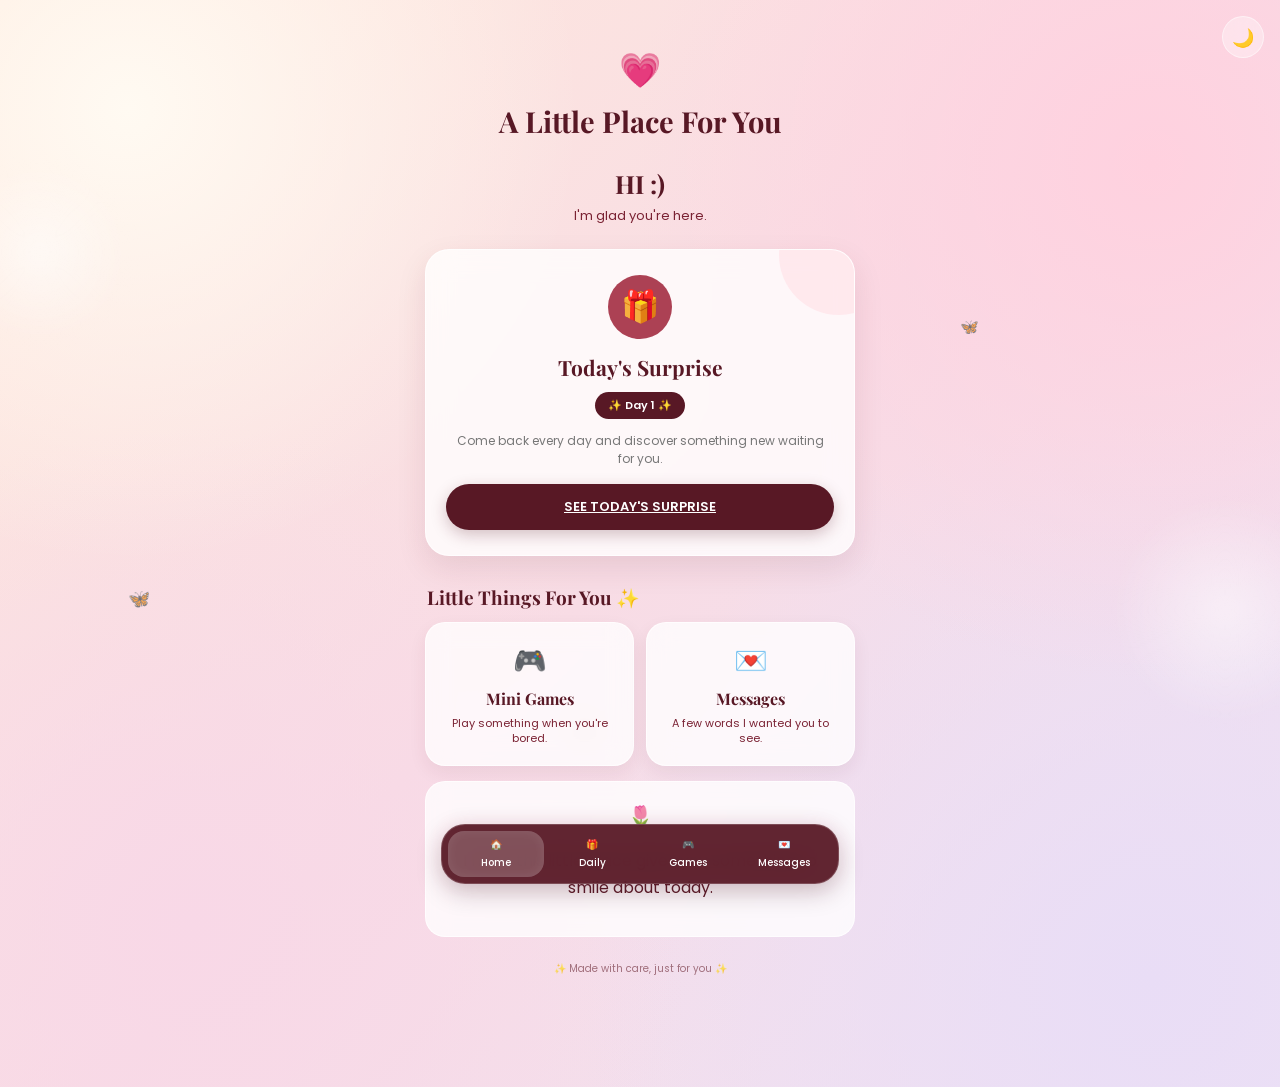
<file: index.html>
<!DOCTYPE html>
<html lang="en">

<head>

    <meta charset="UTF-8">

    <meta name="viewport" content="width=device-width, initial-scale=1.0">

    <title>A Little Place For You</title>

    <link rel="stylesheet" href="style.css">

    <link rel="preconnect" href="https://fonts.googleapis.com">
    <link rel="preconnect" href="https://fonts.gstatic.com" crossorigin>

    <link
        href="https://fonts.googleapis.com/css2?family=Playfair+Display:wght@500;600;700&family=Poppins:wght@400;500;600&display=swap"
        rel="stylesheet">

<link rel="manifest" href="manifest.json?v=3">
    
    <style>

      

        * {
            box-sizing: border-box;
        }


        body {

            

            font-family: 'Poppins', sans-serif;

            margin: 0;

            padding: 20px 16px 110px;

            min-height: 100vh;

            display: flex;
            flex-direction: column;
            align-items: center;

            color: #581825;
        }


        header,
        main {

            width: 100%;

            max-width: 430px;
        }


        
        .header-title {

            text-align: center;

            margin-top: 25px;

            margin-bottom: 28px;
        }


        .header-icon {

            font-size: 34px;

            margin-bottom: 8px;

            animation: float 3s ease-in-out infinite;
        }



  h1 {
    font-family: 'Playfair Display', serif;
    color: var(--text-main);
    font-size: 29px;
    line-height: 1.2;
    margin: 0 0 8px;
}


        .header-title p {

            color: #7a2233;

            font-size: 13px;

            margin: 0;

            opacity: 0.8;
        }


     

        .home {

            text-align: center;
        }


       .home h2 {
    font-family: 'Playfair Display', serif;
    color: var(--text-main);
    font-size: 25px;
    margin: 0 0 5px;
}

.welcome-text {
    color: var(--text-soft);
    font-size: 13px;
    margin: 0 0 22px;
}



     .card {
    background: var(--card-bg);
    border: 1px solid var(--card-border);
    padding: 25px 20px;
    border-radius: 24px;
    box-shadow: 0 12px 30px rgba(88, 24, 37, 0.10);
    display: flex;
    flex-direction: column;
    align-items: center;
    gap: 11px;
    position: relative;
    overflow: hidden;
    backdrop-filter: blur(14px);
    -webkit-backdrop-filter: blur(14px);
}


        .card::before {

            content: "";

            position: absolute;

            width: 120px;

            height: 120px;

            background: #ffe3e8;

            border-radius: 50%;

            top: -55px;

            right: -45px;

            opacity: 0.7;
        }


       .surprise-icon {
    width: 64px;
    height: 64px;
    display: flex;
    align-items: center;
    justify-content: center;
    background: var(--soft-bg);
    border-radius: 50%;
    font-size: 31px;
    margin-bottom: 3px;
    position: relative;
    z-index: 1;
}


    .card h3 {
    font-family: 'Playfair Display', serif;
    color: var(--text-main);
    font-size: 21px;
    margin: 0;
    position: relative;
}

       .day-tag {
       background: var(--button-bg);
    color: var(--button-text);
    font-weight: 600;
    font-size: 11px;
    padding: 5px 13px;
    border-radius: 20px;
}

       .card-description {

     color: #777;
      font-size: 12px;
      line-height: 1.5;
       margin: 2px 10px 5px;
        }

        .surprise-btn {
    background: var(--button-bg);
    color: var(--button-text);
    border: none;
    padding: 13px 25px;
    font-size: 13px;
    font-weight: 600;
    border-radius: 30px;
    cursor: pointer;
    box-shadow: 0 5px 15px rgba(88, 24, 37, 0.25);
    transition: transform 0.2s ease, background-color 0.2s ease;
    width: 100%;
    position: relative;
    z-index: 1;
}

        .surprise-btn:hover {

            background-color: #7a2233;

            transform: translateY(-2px);
        }


        .surprise-btn:active {

            transform: scale(0.96);
        }



        .quick-title {

            font-family: 'Playfair Display', serif;

            font-size: 19px;

            text-align: left;

            margin: 28px 2px 12px;

            color: var(--text-main);
        }


        .quick-grid {

            display: grid;

            grid-template-columns: 1fr 1fr;

            gap: 12px;
        }


.quick-card {
    background: var(--card-bg);
    border: 1px solid var(--card-border);
    border-radius: 20px;
    padding: 18px 14px;
    text-decoration: none;
    color: var(--text-main);
    box-shadow: 0 7px 18px rgba(88, 24, 37, 0.07);
    transition: transform 0.2s ease, background-color 0.2s ease;
    display: flex;
    flex-direction: column;
    align-items: center;
    text-align: center;
    gap: 7px;
    backdrop-filter: blur(12px);
    -webkit-backdrop-filter: blur(12px);
}

        .quick-card:hover {

            transform: translateY(-3px);

            background-color: rgb(183, 196, 207);
        }


        .quick-card:active {

            transform: scale(0.96);
        }


        .quick-icon {

            font-size: 27px;
        }


        .quick-card h3 {

            font-family: 'Playfair Display', serif;

            font-size: 16px;

            margin: 0;
        }


  .quick-card p {
    color: var(--text-soft);
    font-size: 11px;
    line-height: 1.4;
    margin: 0;
}


.little-message {
    margin-top: 15px;
    padding: 19px 17px;
    background: var(--card-bg);
    border: 1px solid var(--card-border);
    border-radius: 20px;
    text-align: center;
    backdrop-filter: blur(12px);
    -webkit-backdrop-filter: blur(12px);
}

        .little-message span {

            font-size: 20px;
        }


.little-message {
    margin-top: 15px;
    padding: 19px 17px;
    background: var(--card-bg);
    border: 1px solid var(--card-border);
    border-radius: 20px;
    text-align: center;
    backdrop-filter: blur(12px);
    -webkit-backdrop-filter: blur(12px);
}

        

        .home-footer {

            text-align: center;

            margin-top: 24px;

            color: #8c5360;

            font-size: 10px;

            opacity: 0.8;
        }


       

       
.navbar {
    background: var(--nav-bg);
}

.navbar ul {
    display: flex;
    justify-content: space-around;
    align-items: center;
    list-style: none;
    padding: 0;
    margin: 0;
    width: 100%;
}

.navbar li {
    flex: 1;
    text-align: center;
}

.nav-item {
    display: flex;
    flex-direction: column;
    align-items: center;
    justify-content: center;
    gap: 2px;
    color: white !important;
    text-decoration: none;
    font-size: 10px;
    font-weight: 500;
    padding: 6px 3px;
    border-radius: 16px;
    transition: background 0.2s ease, transform 0.2s ease;
}

.nav-item:hover {
    background: rgba(255,255,255,0.12);
}

.nav-item.active {
    background: rgba(255,255,255,0.2);
    color: white !important;
}

.nav-item:active {
    transform: scale(0.92);
}



    </style>

</head>


<body>

     <nav class="navbar">

            <ul>

                <li>

                    <a href="index.html" class="nav-item active">

                        <span>🏠</span>

                        <span>Home</span>

                    </a>

                </li>


                <li>

                    <a href="daily.html" class="nav-item">

                        <span>🎁</span>

                        <span>Daily</span>

                    </a>

                </li>


                <li>

                    <a href="games.html" class="nav-item">

                        <span>🎮</span>

                        <span>Games</span>

                    </a>

                </li>


                <li>

                    <a href="messages.html" class="nav-item">

                        <span>💌</span>

                        <span>Messages</span>

                    </a>

                </li>

            </ul>

        </nav>

    <header>

        <div class="header-title">

            <div class="header-icon">
                💗
            </div>

            <h1>
                A Little Place For You
            </h1>

        </div>

    </header>


    <main>


        <section class="home">


            <h2>
                HI :)
            </h2>


            <p class="welcome-text">
                I'm glad you're here.
            </p>


          

            <div class="card">

                <div class="surprise-icon">
                    🎁
                </div>


                <h3>
                    Today's Surprise
                </h3>


                <span class="day-tag" id="home-day-badge">✨ Day 1 ✨</span>
 

                <p class="card-description">
                    Come back every day and discover something new waiting for you.
                </p>


                <a href="daily.html" class="surprise-btn">
                    SEE TODAY'S SURPRISE
                </a>

            </div>



            <h3 class="quick-title">
                Little Things For You ✨
            </h3>


            <div class="quick-grid">


                <a href="games.html" class="quick-card">

                    <span class="quick-icon">
                        🎮
                    </span>

                    <h3>
                        Mini Games
                    </h3>

                    <p>
                        Play something when you're bored.
                    </p>

                </a>


                <a href="messages.html" class="quick-card">

                    <span class="quick-icon">
                        💌
                    </span>

                    <h3>
                        Messages
                    </h3>

                    <p>
                        A few words I wanted you to see.
                    </p>

                </a>

            </div>



            <div class="little-message">

                <span>
                    🌷
                </span>

                <p>
                    I hope this little place gives you
                    something to smile about today.
                </p>

            </div>


            <div class="home-footer">

                ✨ Made with care, just for you ✨

            </div>


        </section>


    </main>

    <button id="theme-toggle" class="theme-toggle">
    🌙
</button>
<button id="install-btn" style="display:none;">
    📲 Install Lumi
</button>

<script src="js/them.js"></script>
<script src="./js/home.js"></script>

</body>

</html>
</file>
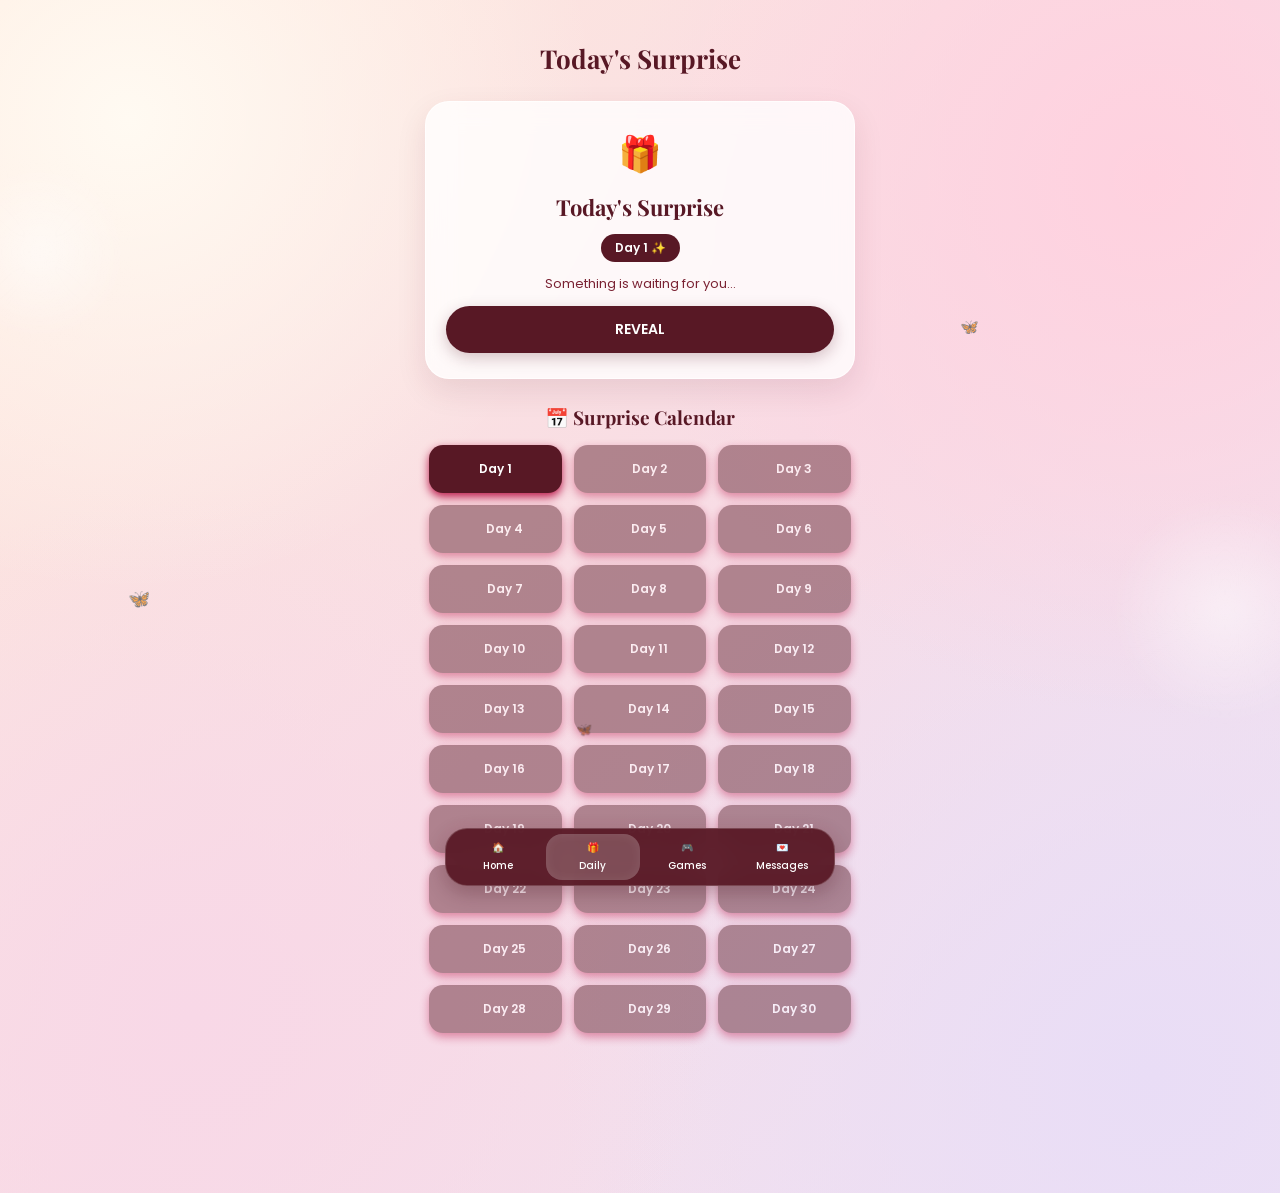
<file: daily.html>
<!DOCTYPE html>
<html lang="en">

<head>
    <meta charset="UTF-8">
    <meta name="viewport" content="width=device-width, initial-scale=1.0">

    <title>Daily Surprise</title>

    <link rel="stylesheet" href="style.css">

    <link rel="preconnect" href="https://fonts.googleapis.com">
    <link rel="preconnect" href="https://fonts.gstatic.com" crossorigin>

    <link href="https://fonts.googleapis.com/css2?family=Playfair+Display:wght@600&family=Poppins:wght@400;500;600&display=swap" rel="stylesheet">

<style>
    * {
    box-sizing: border-box;
}

body {
    font-family: 'Poppins', sans-serif;
    margin: 0;
    padding: 16px 16px 160px;
    min-height: 100vh;
    display: flex;
    flex-direction: column;
    align-items: center;
    color: var(--text-main);
}

body::before {
    background: rgba(255, 80, 130, 0.45);
    top: 5%;
    left: -80px;
    animation: magicFloat1 7s ease-in-out infinite alternate;
}

body::after {
    background: rgba(255, 255, 255, 0.6);
    bottom: 10%;
    right: -80px;
    animation: magicFloat2 9s ease-in-out infinite alternate;
}

@keyframes magicFloat1 {
    0% {
        transform: translate(0, 0) scale(1);
    }

    50% {
        transform: translate(60px, 40px) scale(1.15);
    }

    100% {
        transform: translate(20px, 90px) scale(0.9);
    }
}

@keyframes magicFloat2 {
    0% {
        transform: translate(0, 0) scale(1);
    }

    50% {
        transform: translate(-50px, -50px) scale(1.2);
    }

    100% {
        transform: translate(-20px, -90px) scale(0.9);
    }
}

.navbar {
    position: fixed !important;
    bottom: 14px;
    left: 50%;
    transform: translateX(-50%);
    width: calc(100% - 24px);
    max-width: 390px;
    background: var(--nav-bg);
    backdrop-filter: blur(14px);
    -webkit-backdrop-filter: blur(14px);
    border: 1px solid rgba(255,255,255,0.18);
    padding: 5px;
    border-radius: 22px;
    box-shadow:
        0 7px 20px rgba(60,20,30,0.3),
        0 0 15px rgba(255,150,180,0.1);
    z-index: 99999 !important;
}

.navbar ul {
    display: flex;
    justify-content: space-around;
    align-items: center;
    list-style: none;
    padding: 0;
    margin: 0;
    width: 100%;
}

.navbar li {
    flex: 1;
    text-align: center;
}

.nav-item {
    display: flex;
    flex-direction: column;
    align-items: center;
    justify-content: center;
    gap: 2px;
    color: white !important;
    text-decoration: none;
    font-size: 10px;
    font-weight: 500;
    padding: 6px 3px;
    border-radius: 16px;
    transition: background 0.2s ease, transform 0.2s ease;
}

.nav-item:hover {
    background: rgba(255,255,255,0.12);
}

.nav-item.active {
    background: rgba(255,255,255,0.2);
    color: white !important;
}

.nav-item:active {
    transform: scale(0.92);
}

main {
    width: 100%;
    max-width: 430px;
}

    .play-btn {
    position: relative;
}

.play-btn::before {
    content: "";
    position: absolute;
    left: 50%;
    top: 50%;
    width: 0;
    height: 0;
    border-top: 8px solid transparent;
    border-bottom: 8px solid transparent;
    border-left: 12px solid white;
    transform: translate(-40%, -50%);
}

.play-btn.playing::before {
    width: 5px;
    height: 16px;
    border: none;
    background: white;
    transform: translate(-7px, -50%);
    box-shadow: 9px 0 0 white;
}
    
.daily h2 {
    font-family: 'Playfair Display', serif;
    color: var(--text-main);
    font-size: 26px;
    text-align: center;
    margin: 25px 0;
}

.day-button {
    width: 100%;
    min-height: 48px;
    padding: 10px 6px;
    border: none;
    border-radius: 14px;
    background: var(--button-bg);
    color: var(--button-text);
    font-family: 'Poppins', sans-serif;
    font-size: 12px;
    font-weight: 600;
    cursor: pointer;
    transition: all 0.2s ease;
    box-shadow: 0 4px 10px rgb(187, 26, 75);
}

.day-button:hover {
    background: var(--text-soft);
    transform: translateY(-2px);
    box-shadow: 0 6px 14px  rgb(161, 22, 64);
}

.day-button:active {
    transform: scale(0.95);
}

.day-button.locked {
    opacity: 0.45;
    cursor: not-allowed;
    transform: none;
}

.card-wrapper {
    margin-bottom: 20px;
    width: 100%;
}

.card {
    background: var(--card-bg);
    border: 1px solid var(--card-border);
    padding: 25px 20px;
    border-radius: 24px;
    box-shadow: 0 12px 30px rgba(88, 24, 37, 0.1);
    text-align: center;
    display: flex;
    flex-direction: column;
    align-items: center;
    gap: 12px;
    animation: fadeIn 0.4s ease;
    backdrop-filter: blur(14px);
    -webkit-backdrop-filter: blur(14px);
}

.card.hidden {
    display: none;
}

.card h3 {
    font-family: 'Playfair Display', serif;
    color: var(--text-main);
    margin: 0;
    font-size: 22px;
}

.day-badge {
    background: var(--soft-bg);
    color: var(--text-main);
    font-weight: 600;
    font-size: 12px;
    padding: 5px 14px;
    border-radius: 15px;
}

.card p {
    color: var(--text-soft);
    font-size: 13px;
    line-height: 1.5;
    margin: 0;
}

.message-text {
    font-style: italic;
    color: var(--text-main) !important;
    font-size: 15px !important;
    line-height: 1.6 !important;
}

.reveal-btn {
    background: var(--button-bg);
    color: var(--button-text);
    border: none;
    padding: 13px 30px;
    font-size: 14px;
    font-weight: 600;
    border-radius: 25px;
    cursor: pointer;
    box-shadow: 0 5px 15px rgba(88, 24, 37, 0.25);
    transition: 0.2s ease;
    width: 100%;
}

.reveal-btn:hover {
    background: var(--text-soft);
    transform: translateY(-2px);
}

.reveal-btn:active {
    transform: scale(0.96);
}

.music-player {
    width: 100%;
    text-align: center;
    background: linear-gradient(
        145deg,
        var(--soft-bg),
        var(--card-bg)
    );
    padding: 20px;
    border-radius: 20px;
    box-shadow:
        inset 0 0 10px rgba(119, 13, 34, 0.25),
        0 8px 20px rgba(88, 24, 37, 0.08);
    border: 1px solid var(--card-border);
}

.music-cover {
    width: 130px;
    height: 130px;
    object-fit: cover;
    border-radius: 18px;
    margin: 0 auto 12px;
    display: block;
    box-shadow: 0 8px 18px rgba(88, 24, 37, 0.2);
    transition: transform 0.3s ease;
}

.music-player:hover .music-cover {
    transform: scale(1.03);
}

.music-info h4 {
    margin: 6px 0 2px;
    font-size: 18px;
    color: var(--text-main);
    font-weight: 600;
}

.music-info p {
    margin: 0;
    font-size: 13px;
    color: var(--text-soft);
    font-weight: 500;
}

.progress-bar {
    width: 100%;
    height: 6px;
    margin: 18px auto 12px;
    display: block;
    cursor: pointer;
    accent-color: var(--button-bg);
    border-radius: 10px;
}

.music-controls {
    display: flex;
    justify-content: center;
    align-items: center;
    gap: 20px;
    margin-top: 10px;
}

.music-controls button {
    border: none;
    background: transparent;
    color: var(--text-main);
    font-size: 20px;
    cursor: pointer;
    transition: transform 0.2s ease, color 0.2s ease;
}

.music-controls button:hover {
    color: var(--text-soft);
    transform: scale(1.15);
}

.music-controls .play-btn {
    width: 48px;
    height: 48px;
    border-radius: 50%;
    background: var(--button-bg);
    color: var(--button-text);
    font-size: 18px;
    display: flex;
    align-items: center;
    justify-content: center;
    box-shadow: 0 6px 15px rgba(88, 24, 37, 0.3);
}

.music-controls .play-btn:hover {
    background: var(--text-soft);
    color: white;
    transform: scale(1.08);
}

.music-controls button:active {
    transform: scale(0.95);
}

.confetti {
    position: fixed;
    top: -20px;
    width: 9px;
    height: 14px;
    border-radius: 2px;
    z-index: 9999;
    pointer-events: none;
    animation: fall linear forwards;
}

@keyframes fall {
    0% {
        transform: translateY(0) rotate(0deg);
        opacity: 1;
    }

    100% {
        transform: translateY(110vh) rotate(720deg);
        opacity: 0;
    }
}

.card.animate-reveal {
    animation: popIn 0.5s cubic-bezier(0.175, 0.885, 0.32, 1.275) forwards;
}

.icon {
    font-size: 35px;
    animation: float 3s ease-in-out infinite;
    display: inline-block;
}

.animate-content {
    animation: slideUpFade 0.6s ease forwards;
}

@keyframes popIn {
    0% {
        opacity: 0;
        transform: scale(0.8) translateY(20px);
    }

    100% {
        opacity: 1;
        transform: scale(1) translateY(0);
    }
}

@keyframes slideUpFade {
    0% {
        opacity: 0;
        transform: translateY(15px);
    }

    100% {
        opacity: 1;
        transform: translateY(0);
    }
}

@keyframes float {
    0%, 100% {
        transform: translateY(0);
    }

    50% {
        transform: translateY(-6px);
    }
}

.challenge-container {
    display: flex;
    flex-direction: column;
    align-items: center;
    gap: 15px;
    width: 100%;
}

.challenge-btn {
    width: 100%;
    padding: 18px;
    font-size: 18px;
    font-weight: 700;
    border: none;
    border-radius: 20px;
    color: white;
    cursor: pointer;
    transition: all 0.2s ease;
    box-shadow: 0 8px 20px rgba(0, 0, 0, 0.15);
}

.challenge-btn.ready {
    background-color: var(--button-bg);
}

.challenge-btn.waiting {
    background-color: #e63946;
    animation: pulse 1s infinite;
}

.challenge-btn.go {
    background-color: #2a9d8f;
    transform: scale(1.03);
}

.challenge-result {
    font-size: 16px;
    font-weight: 600;
    color: var(--text-main);
    margin-top: 10px;
}

@keyframes pulse {
    0%, 100% {
        transform: scale(1);
    }

    50% {
        transform: scale(1.02);
    }
}

.question-container {
    display: flex;
    flex-direction: column;
    gap: 12px;
    align-items: center;
    width: 100%;
}

.question-text {
    font-size: 15px;
    color: var(--text-main);
    font-weight: 600;
    margin: 0;
    text-align: center;
}

.question-input {
    width: 100%;
    padding: 12px;
    border-radius: 12px;
    border: 1.5px solid #ff8fab;
    background: var(--card-bg);
    color: var(--text-main);
    font-family: inherit;
    font-size: 14px;
    resize: none;
    outline: none;
}

.question-input::placeholder {
    color: var(--text-soft);
    opacity: 0.7;
}

.question-input:focus {
    border-color: #ff4d6d;
}

.answer-status {
    font-size: 13px;
    font-weight: 600;
    color: #2a9d8f;
    text-align: center;
}

.back-btn {
    align-self: flex-start;
    background: transparent;
    border: none;
    color: #ff4d6d;
    font-size: 14px;
    font-weight: 600;
    cursor: pointer;
    padding: 4px 8px;
    border-radius: 8px;
    margin-bottom: 5px;
}

.back-btn:hover {
    background: var(--soft-bg);
}

.quiz-container {
    display: flex;
    flex-direction: column;
    gap: 12px;
    align-items: center;
    width: 100%;
}

.quiz-question {
    font-size: 15px;
    color: var(--text-main);
    font-weight: 600;
    text-align: center;
    margin: 0 0 5px;
}

.quiz-options {
    display: flex;
    flex-direction: column;
    gap: 8px;
    width: 100%;
}

.quiz-opt-btn {
    background: var(--card-bg);
    border: 1.5px solid #ff8fab;
    color: var(--text-main);
    padding: 10px 14px;
    border-radius: 12px;
    font-size: 13.5px;
    font-weight: 500;
    cursor: pointer;
    transition: all 0.2s ease;
    text-align: left;
}

.quiz-opt-btn:hover:not(:disabled) {
    background: var(--soft-bg);
    transform: translateY(-1px);
}

.quiz-opt-btn.selected-opt {
    background: #ff8fab;
    color: white;
    border-color: #ff4d6d;
}

.quiz-result {
    margin-top: 10px;
    width: 100%;
    animation: fadeIn 0.4s ease;
}

.reveal-box {
    background: var(--soft-bg);
    border: 1px dashed #ff4d6d;
    padding: 12px;
    border-radius: 12px;
    text-align: center;
}

.correct-text {
    font-size: 14px;
    color: #d62828;
    margin: 0 0 6px;
}

.reaction-text {
    font-size: 13px;
    color: var(--text-main);
    font-weight: 600;
    margin: 0;
}

.catcher-container {
    text-align: center;
    position: relative;
    user-select: none;
    -webkit-user-select: none;
}

.catcher-stats {
    display: flex;
    justify-content: space-around;
    align-items: center;
    background: var(--card-bg);
    padding: 6px 12px;
    border-radius: 20px;
    margin-bottom: 10px;
    font-weight: 700;
    color: var(--text-main);
    font-size: 14px;
    box-shadow: inset 0 0 5px rgba(0, 0, 0, 0.05);
}

#game-area {
    width: 100%;
    height: 230px;
    background: linear-gradient(
        180deg,
        var(--card-bg),
        var(--soft-bg)
    );
    border: 2.5px dashed #ff4d6d;
    border-radius: 16px;
    position: relative;
    overflow: hidden;
    touch-action: manipulation;
    box-shadow: inset 0 4px 10px rgba(255, 77, 109, 0.15);
}

#catcher-start-overlay {
    position: absolute;
    inset: 0;
    background: var(--card-bg);
    backdrop-filter: blur(3px);
    display: flex;
    align-items: center;
    justify-content: center;
    z-index: 10;
    border-radius: 14px;
    transition: all 0.3s ease;
}

.falling-item {
    position: absolute;
    font-size: 28px;
    cursor: pointer;
    user-select: none;
    -webkit-tap-highlight-color: transparent;
    filter: drop-shadow(0 2px 4px rgba(0, 0, 0, 0.15));
    will-change: transform, top, opacity;
}

.falling-item:active {
    transform: scale(1.3) !important;
    opacity: 0.8;
    transition: transform 0.1s ease;
}

#catcher-result {
    margin-top: 10px;
    font-weight: 700;
    font-size: 14px;
    color: var(--text-main);
    min-height: 28px;
    line-height: 1.4;
}

@keyframes popAndFade {
    0% {
        transform: scale(1);
        opacity: 1;
    }

    50% {
        transform: scale(1.4);
        opacity: 0.8;
    }

    100% {
        transform: scale(0);
        opacity: 0;
    }
}

.item-popped {
    animation: popAndFade 0.2s ease-out forwards;
    pointer-events: none;
}

.memory-container {
    text-align: center;
    user-select: none;
    -webkit-user-select: none;
}

.memory-stats {
    display: flex;
    justify-content: space-around;
    background: var(--card-bg);
    padding: 6px 12px;
    border-radius: 20px;
    margin-bottom: 12px;
    font-weight: 700;
    color: var(--text-main);
    font-size: 13px;
}

.memory-grid {
    display: grid;
    grid-template-columns: repeat(3, 1fr);
    gap: 10px;
    perspective: 1000px;
    max-width: 280px;
    margin: 0 auto;
}

.memory-card {
    height: 80px;
    cursor: pointer;
    -webkit-tap-highlight-color: transparent;
}

.memory-card-inner {
    position: relative;
    width: 100%;
    height: 100%;
    text-align: center;
    transition: transform 0.5s ease;
    transform-style: preserve-3d;
}

.memory-card.flipped .memory-card-inner {
    transform: rotateY(180deg);
}

.memory-card-front,
.memory-card-back {
    position: absolute;
    width: 100%;
    height: 100%;
    backface-visibility: hidden;
    display: flex;
    align-items: center;
    justify-content: center;
    border-radius: 12px;
    font-size: 26px;
    box-shadow: 0 4px 8px rgba(0, 0, 0, 0.1);
}

.memory-card-front {
    background: linear-gradient(135deg, #ff4d6d, #ff758f);
    color: white;
    border: 2px solid rgba(255,255,255,0.8);
}

.memory-card-back {
    background: var(--card-bg);
    color: var(--text-main);
    border: 2px solid #ff4d6d;
    transform: rotateY(180deg);
}

.memory-card.matched .memory-card-back {
    background: var(--soft-bg);
    border-color: #2b9348;
    animation: pulseMatched 0.4s ease-in-out;
}

@keyframes pulseMatched {
    0% {
        transform: rotateY(180deg) scale(1);
    }

    50% {
        transform: rotateY(180deg) scale(1.1);
    }

    100% {
        transform: rotateY(180deg) scale(1);
    }
}

.memory-result {
    min-height: 30px;
    font-weight: 600;
    color: var(--text-main);
}

.whack-container {
    text-align: center;
    user-select: none;
    -webkit-user-select: none;
}

.whack-stats {
    display: flex;
    justify-content: space-around;
    background: var(--card-bg);
    padding: 6px 12px;
    border-radius: 20px;
    margin-bottom: 10px;
    font-weight: 700;
    color: var(--text-main);
    font-size: 13px;
}

.whack-grid {
    display: grid;
    grid-template-columns: repeat(3, 1fr);
    gap: 12px;
    background: linear-gradient(
        180deg,
        var(--card-bg),
        var(--soft-bg)
    );
    border: 2.5px dashed #ff4d6d;
    padding: 14px;
    border-radius: 16px;
    position: relative;
    max-width: 280px;
    margin: 0 auto;
}

.whack-hole {
    height: 70px;
    background: var(--soft-bg);
    border: 2px solid #ff4d6d;
    border-radius: 50%;
    position: relative;
    overflow: hidden;
    cursor: pointer;
    box-shadow: inset 0 6px 6px rgba(0, 0, 0, 0.15);
    -webkit-tap-highlight-color: transparent;
}

.whack-item {
    position: absolute;
    width: 100%;
    height: 100%;
    top: 100%;
    left: 0;
    display: flex;
    align-items: center;
    justify-content: center;
    font-size: 32px;
    transition: top 0.2s cubic-bezier(0.175, 0.885, 0.32, 1.27);
    pointer-events: none;
}

.whack-hole.up .whack-item {
    top: 0;
}

.whack-overlay {
    position: absolute;
    inset: 0;
    background: var(--card-bg);
    backdrop-filter: blur(2px);
    display: flex;
    align-items: center;
    justify-content: center;
    z-index: 10;
    border-radius: 14px;
}

.whack-result {
    margin-top: 10px;
    font-weight: 700;
    font-size: 14px;
    color: var(--text-main);
    min-height: 28px;
    line-height: 1.4;
}

.wheel-container {
    text-align: center;
    user-select: none;
}

.wheel-wrapper {
    position: relative;
    display: inline-block;
    margin: 5px auto;
}

.wheel-pointer {
    position: absolute;
    top: -12px;
    left: 50%;
    transform: translateX(-50%);
    font-size: 22px;
    color: #ff4d6d;
    z-index: 10;
    text-shadow: 0 2px 4px rgba(0, 0, 0, 0.2);
    animation: bouncePointer 1s infinite alternate ease-in-out;
}

@keyframes bouncePointer {
    0% {
        transform: translateX(-50%) translateY(0);
    }

    100% {
        transform: translateX(-50%) translateY(-4px);
    }
}

#wheel-canvas {
    border-radius: 50%;
    box-shadow: 0 6px 16px rgba(255, 77, 109, 0.25);
    background: var(--card-bg);
}

.wheel-result {
    min-height: 40px;
    line-height: 1.4;
}

.scratch-container {
    text-align: center;
    user-select: none;
    -webkit-user-select: none;
}

.scratch-card-wrapper {
    position: relative;
    width: 260px;
    height: 150px;
    margin: 8px auto;
    border-radius: 14px;
    overflow: hidden;
    box-shadow: 0 6px 16px rgba(255, 77, 109, 0.2);
    border: 2px dashed #ff4d6d;
}

.scratch-secret-layer {
    position: absolute;
    inset: 0;
    background: linear-gradient(
        135deg,
        var(--card-bg),
        var(--soft-bg)
    );
    display: flex;
    flex-direction: column;
    align-items: center;
    justify-content: center;
    padding: 12px;
}

.scratch-secret-title {
    font-size: 11px;
    font-weight: 800;
    letter-spacing: 1px;
    color: #ff4d6d;
    margin-bottom: 4px;
}

.scratch-secret-text {
    font-size: 13px;
    font-weight: 700;
    color: var(--text-main);
    line-height: 1.3;
}

#scratch-canvas {
    position: absolute;
    top: 0;
    left: 0;
    cursor: pointer;
    touch-action: none;
}

.scratch-result {
    min-height: 35px;
    line-height: 1.4;
}

.coupon-container {
    text-align: center;
    user-select: none;
}

.coupon-card {
    width: 270px;
    margin: 8px auto;
    background: linear-gradient(
        135deg,
        var(--card-bg),
        var(--soft-bg)
    );
    border: 2px dashed #ff4d6d;
    border-radius: 16px;
    padding: 14px;
    box-shadow: 0 6px 16px rgba(255, 77, 109, 0.18);
    position: relative;
}

.coupon-card::before,
.coupon-card::after {
    content: "";
    position: absolute;
    top: 50%;
    width: 16px;
    height: 16px;
    background-color: var(--card-bg);
    border-radius: 50%;
    transform: translateY(-50%);
}

.coupon-card::before {
    left: -9px;
}

.coupon-card::after {
    right: -9px;
}

.coupon-header {
    display: flex;
    justify-content: space-between;
    align-items: center;
    font-size: 10px;
    font-weight: 800;
    color: #ff4d6d;
    letter-spacing: 0.5px;
    border-bottom: 1px dashed #ffb3c1;
    padding-bottom: 6px;
    margin-bottom: 10px;
}

.coupon-code {
    background: #ff4d6d;
    color: white;
    padding: 2px 6px;
    border-radius: 6px;
    font-size: 9px;
}

.coupon-title {
    font-size: 15px;
    font-weight: 800;
    color: var(--text-main);
    margin-bottom: 6px;
    line-height: 1.2;
}

.coupon-desc {
    font-size: 12px;
    color: var(--text-soft);
    font-weight: 500;
    line-height: 1.3;
    margin-bottom: 10px;
}

.coupon-badge {
    font-size: 9px;
    font-weight: 700;
    color: var(--text-soft);
    letter-spacing: 0.5px;
}

.coupon-result {
    min-height: 35px;
    line-height: 1.4;
}

.fortune-container {
    text-align: center;
    user-select: none;
}

.fortune-cookie-wrapper {
    position: relative;
    min-height: 120px;
    display: flex;
    align-items: center;
    justify-content: center;
    margin: 10px auto;
}

.fortune-cookie-icon {
    font-size: 75px;
    cursor: pointer;
    transition: transform 0.2s ease;
    filter: drop-shadow(0 4px 8px rgba(0, 0, 0, 0.15));
}

.fortune-cookie-icon.cracking {
    animation: shakeAndCrack 0.8s ease-in-out forwards;
}

@keyframes shakeAndCrack {
    0% {
        transform: scale(1) rotate(0deg);
    }

    20% {
        transform: scale(1.1) rotate(-10deg);
    }

    40% {
        transform: scale(1.1) rotate(10deg);
    }

    60% {
        transform: scale(1.15) rotate(-10deg);
    }

    80% {
        transform: scale(1.2) rotate(10deg);
        filter: blur(1px);
    }

    100% {
        transform: scale(0) rotate(0deg);
        opacity: 0;
    }
}

.fortune-paper {
    display: none;
    background: var(--card-bg);
    color: var(--text-main);
    border: 2px dashed #ff4d6d;
    border-radius: 12px;
    padding: 14px 16px;
    max-width: 260px;
    box-shadow: 0 6px 16px rgba(255, 77, 109, 0.2);
    transform: scale(0.5);
    opacity: 0;
    transition: all 0.5s cubic-bezier(0.175, 0.885, 0.32, 1.275);
}

.fortune-paper.reveal {
    display: block;
    transform: scale(1);
    opacity: 1;
}

.fortune-text {
    font-size: 13px;
    font-weight: 700;
    color: var(--text-main);
    line-height: 1.4;
}

.fortune-result {
    min-height: 35px;
    line-height: 1.4;
}

.envelope-container {
    text-align: center;
    user-select: none;
}

.envelope-wrapper {
    position: relative;
    width: 250px;
    height: 160px;
    margin: 10px auto;
    perspective: 1000px;
}

.envelope {
    position: relative;
    width: 100%;
    height: 100%;
    background: #ffb3c1;
    border-radius: 12px;
    box-shadow: 0 8px 18px rgba(255, 77, 109, 0.25);
    cursor: pointer;
    transition: transform 0.3s ease;
}

.envelope:active {
    transform: scale(0.98);
}

.envelope-pocket {
    position: absolute;
    bottom: 0;
    left: 0;
    width: 0;
    height: 0;
    border-left: 125px solid #ff758f;
    border-right: 125px solid #ff758f;
    border-top: 80px solid transparent;
    border-bottom: 80px solid #ff4d6d;
    border-radius: 0 0 12px 12px;
    z-index: 3;
}

.envelope-flap {
    position: absolute;
    top: 0;
    left: 0;
    width: 0;
    height: 0;
    border-left: 125px solid transparent;
    border-right: 125px solid transparent;
    border-top: 90px solid #ff4d6d;
    transform-origin: top;
    transition: transform 0.5s ease 0.2s, z-index 0.2s;
    z-index: 4;
}

.envelope-seal {
    position: absolute;
    top: 70px;
    left: 50%;
    transform: translateX(-50%);
    font-size: 24px;
    z-index: 5;
    transition: opacity 0.3s ease;
    filter: drop-shadow(0 2px 4px rgba(0,0,0,0.15));
}

.envelope-letter {
    position: absolute;
    bottom: 10px;
    left: 50%;
    transform: translateX(-50%);
    width: 220px;
    height: 130px;
    background: var(--card-bg);
    color: var(--text-main);
    border-radius: 8px;
    padding: 12px;
    box-shadow: 0 4px 10px rgba(0,0,0,0.1);
    z-index: 2;
    transition:
        transform 0.6s cubic-bezier(0.175, 0.885, 0.32, 1.275) 0.4s,
        height 0.4s ease 0.8s;
    overflow-y: auto;
    text-align: left;
}

.letter-title {
    font-size: 11px;
    font-weight: 800;
    color: #ff4d6d;
    letter-spacing: 0.5px;
    margin-bottom: 6px;
    border-bottom: 1px dashed #ffccd5;
    padding-bottom: 4px;
}

.letter-body {
    font-size: 12px;
    font-weight: 600;
    color: var(--text-main);
    line-height: 1.4;
}

.envelope.open .envelope-flap {
    transform: rotateX(180deg);
    z-index: 1;
}

.envelope.open .envelope-seal {
    opacity: 0;
}

.envelope.open .envelope-letter {
    transform: translateX(-50%) translateY(-60px);
    height: 180px;
    z-index: 10;
}

.envelope-result {
    min-height: 35px;
    line-height: 1.4;
}

.bucketlist-container {
    text-align: center;
    user-select: none;
}

.bucketlist-stats {
    display: inline-block;
    background: var(--card-bg);
    padding: 6px 14px;
    border-radius: 20px;
    margin-bottom: 10px;
    font-weight: 700;
    color: #ff4d6d;
    font-size: 12px;
    box-shadow: 0 2px 6px rgba(0, 0, 0, 0.05);
}

.bucketlist-items {
    display: flex;
    flex-direction: column;
    gap: 8px;
    max-width: 270px;
    margin: 0 auto;
}

.bucket-item {
    display: flex;
    align-items: center;
    gap: 10px;
    background: var(--card-bg);
    border: 2px solid #ffccd5;
    padding: 10px 14px;
    border-radius: 12px;
    cursor: pointer;
    transition: all 0.25s ease;
    text-align: left;
    box-shadow: 0 2px 6px rgba(0,0,0,0.03);
    -webkit-tap-highlight-color: transparent;
}

.bucket-item:active {
    transform: scale(0.98);
}

.bucket-checkbox {
    width: 20px;
    height: 20px;
    border: 2px solid #ff4d6d;
    border-radius: 50%;
    display: flex;
    align-items: center;
    justify-content: center;
    flex-shrink: 0;
    transition: all 0.25s ease;
}

.bucket-text {
    font-size: 13px;
    font-weight: 700;
    color: var(--text-main);
    transition: all 0.25s ease;
}

.bucket-item.checked {
    background: var(--soft-bg);
    border-color: #ff4d6d;
}

.bucket-item.checked .bucket-checkbox {
    background: #ff4d6d;
}

.bucket-item.checked .bucket-checkbox::after {
    content: "✓";
    color: #ffffff;
    font-size: 12px;
    font-weight: 900;
}

.bucket-item.checked .bucket-text {
    text-decoration: line-through;
    color: #a4133c;
    opacity: 0.8;
}

.bucket-result {
    min-height: 35px;
    line-height: 1.4;
}

.snake-game-container {
    position: relative;
    width: 240px;
    height: 200px;
    margin: 0 auto;
}

#snake-canvas {
    background: var(--soft-bg);
    border: 2px solid #ff4d6d;
    border-radius: 14px;
    box-shadow: 0 6px 15px rgba(255, 77, 109, 0.2);
    display: block;
}

.snake-overlay {
    position: absolute;
    top: 0;
    left: 0;
    width: 100%;
    height: 100%;
    background: var(--card-bg);
    backdrop-filter: blur(2px);
    border-radius: 14px;
    display: flex;
    flex-direction: column;
    justify-content: center;
    align-items: center;
    gap: 12px;
    animation: fadeIn 0.3s ease-in-out;
}

.overlay-emoji {
    font-size: 36px;
    animation: bounce 1.5s infinite alternate ease-in-out;
}

.snake-controls {
    display: grid;
    grid-template-columns: repeat(3, 42px);
    gap: 6px;
    justify-content: center;
    margin-top: 12px;
}

.snake-btn {
    background: linear-gradient(135deg, #ff758f, #ff4d6d);
    color: white;
    border: none;
    border-radius: 10px;
    font-weight: bold;
    cursor: pointer;
    box-shadow: 0 4px 8px rgba(255, 77, 109, 0.3);
    transition: all 0.15s ease;
    user-select: none;
    -webkit-tap-highlight-color: transparent;
}

.start-btn {
    font-size: 14px;
    padding: 10px 20px;
    border-radius: 20px;
}

.ctrl-btn {
    font-size: 15px;
    padding: 8px;
}

.snake-btn:hover {
    transform: translateY(-2px);
    box-shadow: 0 6px 12px rgba(255, 77, 109, 0.4);
}

.snake-btn:active {
    transform: translateY(1px) scale(0.95);
    box-shadow: 0 2px 4px rgba(255, 77, 109, 0.3);
}

@keyframes bounce {
    from {
        transform: translateY(0);
    }

    to {
        transform: translateY(-8px);
    }
}

.game-container {
    position: relative;
    width: 240px;
    height: 200px;
    margin: 0 auto;
}

#bo-canvas,
#flappy-canvas {
    background: var(--soft-bg);
    border: 2px solid #ff4d6d;
    border-radius: 14px;
    box-shadow: 0 6px 15px rgba(255, 77, 109, 0.2);
    display: block;
}

#bo-canvas {
    touch-action: none;
}

#flappy-canvas {
    cursor: pointer;
    touch-action: manipulation;
}

.game-overlay {
    position: absolute;
    top: 0;
    left: 0;
    width: 100%;
    height: 100%;
    background: var(--card-bg);
    backdrop-filter: blur(3px);
    border-radius: 14px;
    display: flex;
    flex-direction: column;
    justify-content: center;
    align-items: center;
    gap: 12px;
    animation: fadeIn 0.3s ease-in-out;
}

.game-btn {
    background: linear-gradient(135deg, #ff758f, #ff4d6d);
    color: white;
    border: none;
    border-radius: 10px;
    font-weight: bold;
    cursor: pointer;
    box-shadow: 0 4px 8px rgba(255, 77, 109, 0.3);
    transition: all 0.15s ease;
    user-select: none;
    -webkit-tap-highlight-color: transparent;
}

.game-btn:hover {
    transform: translateY(-2px);
    box-shadow: 0 6px 12px rgba(255, 77, 109, 0.4);
}

.game-btn:active {
    transform: translateY(1px) scale(0.95);
    box-shadow: 0 2px 4px rgba(255, 77, 109, 0.3);
}

#flappy-jump-btn {
    background: linear-gradient(135deg, #ff4d6d, #c9184a);
}

.paddle-controls {
    display: flex;
    gap: 10px;
    justify-content: center;
    margin-top: 12px;
}

.paddle-controls .ctrl-btn {
    font-size: 13px;
    padding: 8px 16px;
    border-radius: 8px;
}

.grand-container {
    position: relative;
    width: 100%;
    height: 140px;
    background: linear-gradient(
        135deg,
        var(--card-bg),
        var(--soft-bg)
    );
    border: 2px solid #ff4d6d;
    border-radius: 16px;
    display: flex;
    justify-content: center;
    align-items: center;
    overflow: hidden;
    box-shadow: 0 8px 20px rgba(255, 77, 109, 0.25);
}

.grand-glow-bg {
    position: absolute;
    width: 100px;
    height: 100px;
    background: rgba(255, 117, 143, 0.3);
    filter: blur(25px);
    border-radius: 50%;
    animation: grandGlow 3s infinite alternate ease-in-out;
}

.grand-love-badge {
    display: inline-block;
    background: linear-gradient(135deg, #ff4d6d, #c9184a);
    color: white;
    font-size: 10px;
    font-weight: 800;
    padding: 3px 10px;
    border-radius: 20px;
    letter-spacing: 1px;
    box-shadow: 0 3px 6px rgba(201, 24, 74, 0.3);
}

#grand-heart-btn {
    position: relative;
    width: 70px;
    height: 70px;
    background: linear-gradient(135deg, #ff758f, #ff2a54);
    border-radius: 50%;
    display: flex;
    justify-content: center;
    align-items: center;
    cursor: pointer;
    box-shadow: 0 6px 15px rgba(255, 42, 84, 0.4);
    transition: transform 0.15s ease, background 0.3s ease;
    animation: grandPulse 2s infinite ease-in-out;
    z-index: 2;
    user-select: none;
    -webkit-tap-highlight-color: transparent;
}

.grand-heart-emoji {
    font-size: 34px;
    filter: drop-shadow(0 2px 4px rgba(0,0,0,0.15));
}

#grand-heart-btn:hover {
    transform: scale(1.08);
}

#grand-heart-btn:active {
    transform: scale(0.92);
}

.grand-progress-track {
    width: 100%;
    height: 10px;
    background: var(--soft-bg);
    border-radius: 6px;
    overflow: hidden;
    border: 1px solid #ff758f;
    box-shadow: inset 0 2px 4px rgba(0,0,0,0.05);
}

#grand-progress-bar {
    height: 100%;
    background: linear-gradient(
        90deg,
        #ff758f,
        #ff2a54,
        #c9184a
    );
    border-radius: 6px;
    transition: width 0.3s cubic-bezier(0.4, 0, 0.2, 1);
}

#grand-particles {
    position: absolute;
    width: 100%;
    height: 100%;
    pointer-events: none;
    z-index: 5;
}

.floating-mini-heart {
    position: absolute;
    font-size: 16px;
    animation: floatUpParticle 1s ease-out forwards;
    transform: translate(-50%, -50%);
}

@keyframes grandPulse {
    0% {
        box-shadow:
            0 0 0 0 rgba(255, 42, 84, 0.5),
            0 6px 15px rgba(255, 42, 84, 0.4);
    }

    70% {
        box-shadow:
            0 0 0 15px rgba(255, 42, 84, 0),
            0 6px 15px rgba(255, 42, 84, 0.4);
    }

    100% {
        box-shadow:
            0 0 0 0 rgba(255, 42, 84, 0),
            0 6px 15px rgba(255, 42, 84, 0.4);
    }
}

@keyframes grandGlow {
    from {
        transform: scale(0.8);
        opacity: 0.5;
    }

    to {
        transform: scale(1.3);
        opacity: 0.9;
    }
}

@keyframes floatUpParticle {
    0% {
        opacity: 1;
        transform: translate(-50%, 0) scale(0.8);
    }

    100% {
        opacity: 0;
        transform: translate(-50%, -50px) scale(1.4);
    }
}

.day-list-section {
    width: 100%;
    margin-top: 25px;
    padding: 0 4px;
}

.day-list-section h3 {
    text-align: center;
    margin-bottom: 15px;
    color: var(--text-main);
    font-family: 'Playfair Display', serif;
    font-size: 19px;
}

.day-list,
.day-grid {
    display: grid;
    grid-template-columns: repeat(3, 1fr);
    gap: 12px;
    width: 100%;
}

@media (max-width: 380px) {
    .day-list,
    .day-grid {
        grid-template-columns: repeat(2, 1fr);
        gap: 10px;
    }

    .day-button {
        min-height: 46px;
        padding: 9px 5px;
        font-size: 11px;
    }
}

@keyframes fadeIn {
    from {
        opacity: 0;
    }

    to {
        opacity: 1;
    }
}

@media (prefers-reduced-motion: reduce) {
    *,
    *::before,
    *::after {
        animation-duration: 0.01ms !important;
        animation-iteration-count: 1 !important;
        transition-duration: 0.01ms !important;
        scroll-behavior: auto !important;
    }
}

.day-badge {
 background: var(--button-bg);
    color: var(--button-text);
}

    .custom-lock {
    width: 12px;
    height: 10px;
    background: #581825;
    border-radius: 2px;
    display: inline-block;
    position: relative;
    margin-right: 7px;
    top: 1px;
}

.custom-lock::before {
    content: "";
    position: absolute;
    width: 7px;
    height: 7px;
    border: 2px solid #581825;
    border-bottom: none;
    border-radius: 7px 7px 0 0;
    left: 1px;
    top: -7px;
}
    
</style>
</head>


 <body>
 
        <nav class="navbar">
            <ul>
                <li>
                    <a href="index.html" class="nav-item">
                        <span>🏠</span>
                        <span>Home</span>
                    </a>
                </li>
                <li>
                    <a href="daily.html" class="nav-item active">
                        <span>🎁</span>
                        <span>Daily</span>
                    </a>
                </li>
                <li>
                    <a href="games.html" class="nav-item">
                        <span>🎮</span>
                        <span>Games</span>
                    </a>
                </li>
                <li>
                    <a href="messages.html" class="nav-item">
                        <span>💌</span>
                        <span>Messages</span>
                    </a>
                </li>
            </ul>
        </nav>
    <main>
        <section class="daily">
            <h2>Today's Surprise</h2>

            <div class="card-wrapper">
                <div class="card" id="front-card">
                    <div class="icon">🎁</div>
                    <h3>Today's Surprise</h3>
                    <span class="day-badge" id="front-day-badge">✨ Day 1 ✨</span>
                    <p>Something is waiting for you...</p>
                    <button class="reveal-btn" onclick="revealSurprise()">REVEAL</button>
                </div>

                <div class="card hidden" id="revealed-card">
                    
                    <button class="back-btn" onclick="goBackToFront()">← Back</button>

                    <div class="icon" id="revealed-icon">💌</div>
                    <h3 id="revealed-title">Surprise!</h3>
                    <span class="day-badge" id="revealed-badge">✨ Day 1 ✨</span>
                    <div id="revealed-content" style="width: 100%;"></div>
                    <p style="margin-top: 15px; font-size: 12px; color: #888;">
                        Come back tomorrow for something new ✨
                    </p>
                </div>
            </div>

            <div class="day-list-section">
                <h3>📅 Surprise Calendar</h3>
                <div id="day-list" class="day-grid"></div>
            </div>
        </section>
    </main>

    

    <script src="js/them.js"></script>
<script src="js/daily.js"></script>

</body>
</html>
</file>
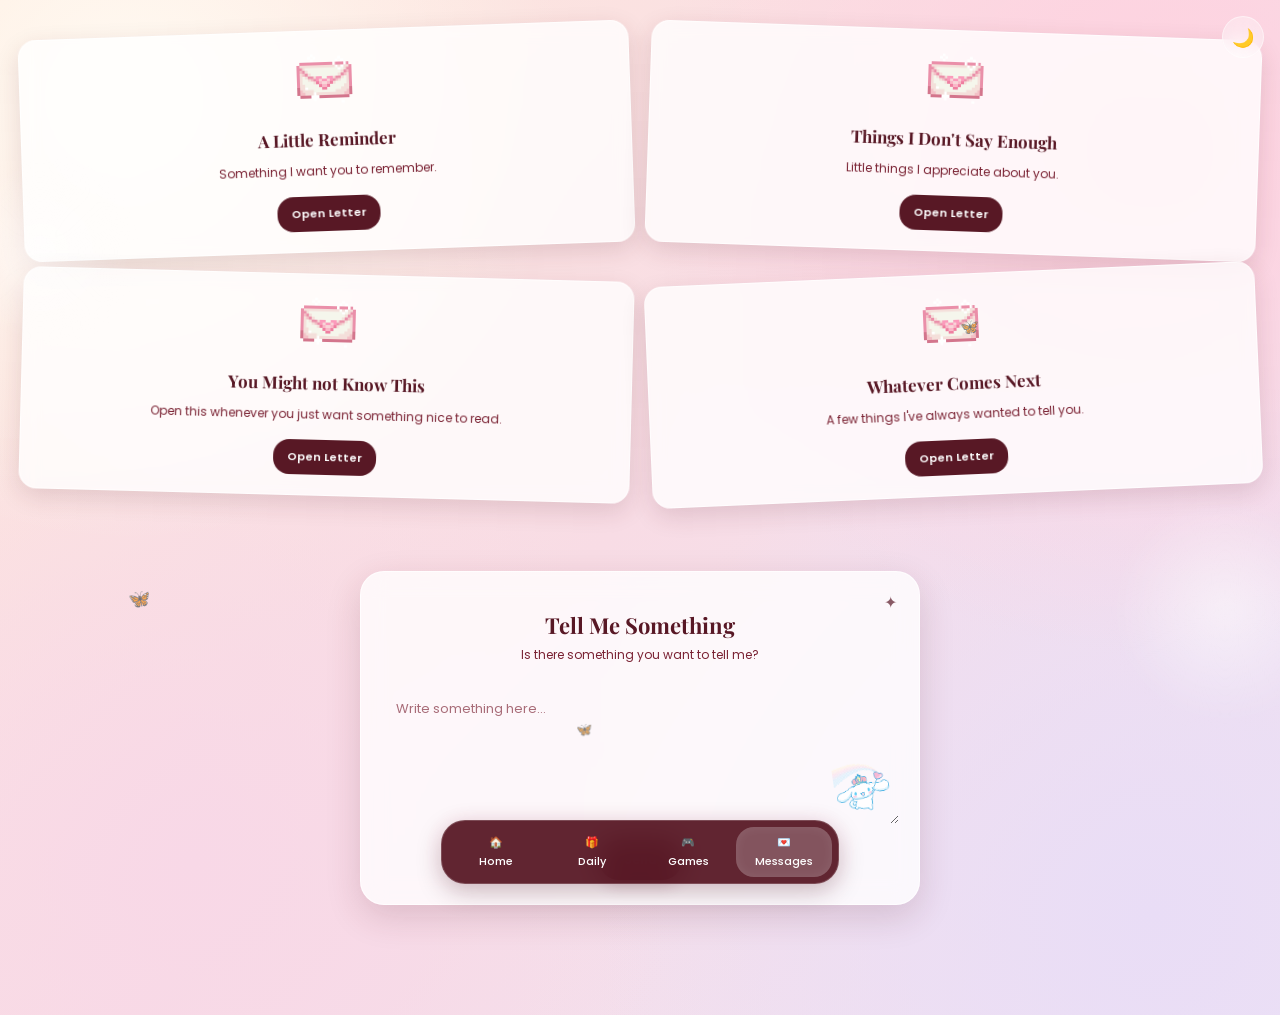
<file: messages.html>
<!DOCTYPE html>
<html lang="en">
<head>
   <meta charset="UTF-8">
    <meta name="viewport" content="width=device-width, initial-scale=1.0">
    <title>Messages</title>

    <link rel="stylesheet" href="style.css">

    <link href="https://fonts.googleapis.com/css2?family=Playfair+Display:wght@600&family=Poppins:wght@400;500;600&display=swap" rel="stylesheet">

    <style>



.messages {
    position: relative;
    z-index: 2;
    width: min(92%, 700px);
    margin: 0 auto;
    padding: 35px 0 140px;
}

.messages h2 {
    text-align: center;
    color: var(--text-main);
    margin-bottom: 6px;
}

.messages-intro {
    text-align: center;
    color: var(--text-soft);
    font-size: 13px;
    margin-bottom: 30px;
}

.message-list {
    display: grid;
    grid-template-columns: repeat(2, 1fr);
    gap: 22px 16px;
    align-items: start;
    padding: 10px 5px;
}

.message-card {
    background: var(--card-bg);
    border: 1px solid var(--card-border);
    border-radius: 18px;
    padding: 20px 15px;
    text-align: center;
    color: var(--text-main);
    box-shadow: 0 8px 25px rgba(88, 24, 37, 0.14);
    backdrop-filter: blur(10px);
    -webkit-backdrop-filter: blur(10px);
    transition: transform 0.25s ease, box-shadow 0.25s ease;
}

.message-card:nth-child(1) {
    transform: rotate(-2deg);
}

.message-card:nth-child(2) {
    transform: rotate(2deg);
}

.message-card:nth-child(3) {
    transform: rotate(1.5deg);
}

.message-card:nth-child(4) {
    transform: rotate(-2.5deg);
}

.message-card:nth-child(5) {
    transform: rotate(-1.5deg);
}

.message-card:nth-child(6) {
    transform: rotate(2deg);
}

.message-card:hover {
    transform: translateY(-5px) rotate(0deg);
    box-shadow: 0 14px 30px rgba(88, 24, 37, 0.2);
}

.envelope img {
    font-size: 42px;
    margin-bottom: 8px;
    width: 55px;

}

.message-card h3 {
    color: var(--text-main);
    font-family: 'Playfair Display', serif;
    font-size: 17px;
    margin: 7px 0;
}

.message-card p {
    color: var(--text-soft);
    font-size: 12px;
    line-height: 1.5;
    margin-bottom: 16px;
}

.open-message {
    border: none;
    border-radius: 16px;
    padding: 9px 14px;
    background: var(--button-bg);
    color: var(--button-text);
    font-family: 'Poppins', sans-serif;
    font-size: 11px;
    font-weight: 600;
    cursor: pointer;
    transition: transform 0.2s ease, background 0.2s ease;
}

.open-message:hover {
    background: var(--button-bg-hover);
}

.open-message:active {
    transform: scale(0.94);
}




.send-message {
    margin-top: 55px;
    padding: 24px 18px;
    background: var(--card-bg);
    border: 1px solid var(--card-border);
    border-radius: 22px;
    box-shadow: 0 8px 25px rgba(88, 24, 37, 0.12);
    backdrop-filter: blur(10px);
    -webkit-backdrop-filter: blur(10px);
    text-align: center;
}

.send-message h3 {
    color: var(--text-main);
    font-family: 'Playfair Display', serif;
    margin-bottom: 6px;
}

.send-message p {
    color: var(--text-soft);
    font-size: 12px;
    margin-bottom: 18px;
}

.message-input {
    width: 100%;
    min-height: 130px;
    box-sizing: border-box;
    resize: vertical;
    border: 1px solid var(--border-soft);
    border-radius: 15px;
    padding: 14px;
    background: var(--input-bg);
    color: var(--text-main);
    font-family: 'Poppins', sans-serif;
    font-size: 13px;
    outline: none;
}

.message-input::placeholder {
    color: var(--text-soft);
    opacity: 0.75;
}

.message-input:focus {
    border-color: var(--accent);
    box-shadow: 0 0 0 3px var(--accent-soft);
}

.send-message-btn {
    margin-top: 14px;
    border: none;
    border-radius: 18px;
    padding: 10px 22px;
    background: var(--button-bg);
    color: var(--button-text);
    font-family: 'Poppins', sans-serif;
    font-size: 12px;
    font-weight: 600;
    cursor: pointer;
    transition: transform 0.2s ease, background 0.2s ease;
}

.send-message-btn:hover {
    background: var(--button-bg-hover);
}

.send-message-btn:active {
    transform: scale(0.94);
}



.send-message {
    position: relative;
    margin: 65px auto 0;
    padding: 30px 20px 24px;
    width: min(100%, 560px);
    box-sizing: border-box;
    background: var(--card-bg);
    border: 1px solid var(--card-border);
    border-radius: 24px;
    box-shadow: 0 12px 35px rgba(88, 24, 37, 0.16);
    backdrop-filter: blur(12px);
    -webkit-backdrop-filter: blur(12px);
    text-align: center;
    overflow: hidden;
}

.send-message::before {
    
    position: absolute;
    top: -16px;
    left: 50%;
    transform: translateX(-50%);
    font-size: 30px;
    background: var(--card-bg);
    padding: 3px 12px;
    border-radius: 50%;
}

.send-message::after {
    content: "✦";
    position: absolute;
    top: 18px;
    right: 22px;
    font-size: 16px;
    color: var(--accent);
    opacity: 0.7;
}

.send-message h3 {
    color: var(--text-main);
    font-family: 'Playfair Display', serif;
    font-size: 22px;
    margin: 8px 0 5px;
}

.send-message p {
    color: var(--text-soft);
    font-size: 12px;
    line-height: 1.6;
    margin: 0 auto 20px;
    max-width: 350px;
}

.message-input {
    display: block;
    width: 100%;
    min-height: 140px;
    box-sizing: border-box;
    resize: vertical;
    border: 1px solid var(--border-soft);
    border-radius: 18px;
    padding: 15px;
    background: var(--input-bg);
    color: var(--text-main);
    font-family: 'Poppins', sans-serif;
    font-size: 13px;
    line-height: 1.6;
    outline: none;
    transition: border 0.25s ease, box-shadow 0.25s ease;
}

.message-input::placeholder {
    color: var(--text-soft);
    opacity: 0.65;
}

.message-input:focus {
    border-color: var(--accent);
    box-shadow: 0 0 0 3px var(--accent-soft);
}

.send-message-btn {
    margin-top: 16px;
    border: none;
    border-radius: 20px;
    padding: 11px 25px;
    background: var(--button-bg);
    color: var(--button-text);
    font-family: 'Poppins', sans-serif;
    font-size: 12px;
    font-weight: 600;
    cursor: pointer;
    box-shadow: 0 6px 15px rgba(88, 24, 37, 0.18);
    transition: transform 0.2s ease, background 0.2s ease;
}

.send-message-btn:hover {
    background: var(--button-bg-hover);
    transform: translateY(-2px);
}

.send-message-btn:active {
    transform: scale(0.95);
}


.message-input-wrapper {
    position: relative;
    width: 100%;
}

.message-sticker {
    position: absolute;
    right: 10px;
    bottom: 10px;
    width: 55px;
    height: 55px;
    object-fit: contain;
    pointer-events: none;
    opacity: 0.85;
    transform: rotate(-8deg);
}

.message-input {
    padding-right: 75px;
}

.message-sent {
    display: none;
    position: relative;
    margin: 65px auto 0;
    padding: 35px 20px 28px;
    width: min(100%, 560px);
    box-sizing: border-box;
    background: var(--card-bg);
    border: 1px solid var(--card-border);
    border-radius: 24px;
    box-shadow: 0 12px 35px rgba(88, 24, 37, 0.16);
    backdrop-filter: blur(12px);
    -webkit-backdrop-filter: blur(12px);
    text-align: center;
}

.sent-heart {
    width: 70px;
    height: 70px;
    object-fit: contain;
    margin-bottom: 8px;
}

.message-sent h3 {
    color: var(--text-main);
    font-family: 'Playfair Display', serif;
    font-size: 23px;
    margin: 5px 0 8px;
}

.message-sent p {
    color: var(--text-soft);
    font-size: 13px;
    line-height: 1.6;
    margin-bottom: 20px;
}

.send-again-btn {
    border: none;
    border-radius: 20px;
    padding: 10px 20px;
    background: var(--button-bg);
    color: var(--button-text);
    font-family: 'Poppins', sans-serif;
    font-size: 12px;
    font-weight: 600;
    cursor: pointer;
    transition: transform 0.2s ease, background 0.2s ease;
}

.send-again-btn:hover {
    background: var(--button-bg-hover);
    transform: translateY(-2px);
}

.send-again-btn:active {
    transform: scale(0.95);
}

.opened-letter {
    display: none;
    position: relative;
    margin: 30px auto 0;
    padding: 25px 20px 30px;
    width: min(100%, 560px);
    box-sizing: border-box;
    background: var(--card-bg);
    border: 1px solid var(--card-border);
    border-radius: 24px;
    box-shadow: 0 12px 35px rgba(88, 24, 37, 0.16);
    backdrop-filter: blur(12px);
    -webkit-backdrop-filter: blur(12px);
    color: var(--text-main);
}

.back-letter-btn {
    border: none;
    background: transparent;
    color: var(--text-soft);
    font-family: 'Poppins', sans-serif;
    font-size: 12px;
    cursor: pointer;
    margin-bottom: 15px;
}

.opened-envelope {
    display: block;
    width: 65px;
    height: 65px;
    object-fit: contain;
    margin: 0 auto 10px;
}

.opened-letter h3 {
    text-align: center;
    color: var(--text-main);
    font-family: 'Playfair Display', serif;
    font-size: 22px;
    margin-bottom: 20px;
}

.letter-content {
    color: var(--text-soft);
    font-size: 13px;
    line-height: 1.8;
    text-align: left;
}

.letter-content p {
    margin-bottom: 14px;
}

</style>
</head>
<body>

    <button id="theme-toggle" class="theme-toggle">🌙</button>

    <nav class="navbar">
        <ul>
            <li>
                <a href="index.html" class="nav-item">
                    <span>🏠</span>
                    <span>Home</span>
                </a>
            </li>

            <li>
                <a href="daily.html" class="nav-item">
                    <span>🎁</span>
                    <span>Daily</span>
                </a>
            </li>

            <li>
                <a href="games.html" class="nav-item">
                    <span>🎮</span>
                    <span>Games</span>
                </a>
            </li>

            <li>
                <a href="messages.html" class="nav-item active">
                    <span>💌</span>
                    <span>Messages</span>
                </a>
            </li>
        </ul>
    </nav>


    
      <div class="message-list">

    <div class="message-card">
        <div class="envelope">
            <img src="image/enevelope.gif">
        </div>
        <h3>A Little Reminder</h3>
        <p>Something I want you to remember.</p>
        <button class="open-message" onclick="openMessage(1)">
         Open Letter
      </button>
    </div>

    <div class="message-card">
        <div class="envelope">
            <img src="image/enevelope.gif">
        </div>
        <h3>Things I Don't Say Enough</h3>
        <p>Little things I appreciate about you.</p>
       <button class="open-message" onclick="openMessage(2)">
    Open Letter
   </button>
      </div>

    <div class="message-card">
        <div class="envelope">
            <img src="image/enevelope.gif"></div>
        <h3>You Might not Know This</h3>
        <p>Open this whenever you just want something nice to read.</p>
        <button class="open-message" onclick="openMessage(3)">
    Open Letter
   </button>
  </div>

    <div class="message-card">
        <div class="envelope">
            <img src="image/enevelope.gif">
        </div>
        <h3>Whatever Comes Next</h3>
        <p>A few things I've always wanted to tell you.</p>
       <button class="open-message" onclick="openMessage(4)">
      Open Letter
    </button>
    </div>

</div>

<div class="opened-letter" id="opened-letter">

    <button class="back-letter-btn" onclick="closeMessage()">
        ← Back
    </button>

    <img
        src="image/ccccuuuuuuuuuute.gif"
        class="opened-envelope"
        alt=""
    >

    <h3 id="letter-title">A Little Reminder</h3>

    <div class="letter-content" id="letter-content">
        
    

    </div>

</div>

  <form action="https://formspree.io/f/xnpnvyqo" method="POST" class="send-message" id="message-form">

    <h3>Tell Me Something</h3>

    <p>Is there something you want to tell me?</p>

    <div class="message-input-wrapper">
        <textarea
            class="message-input"
            name="message"
            placeholder="Write something here..."
            required
        ></textarea>

        <img
            src="image/popororro.gif"
            class="message-sticker"
            alt=""
        >
    </div>

    <input
        type="hidden"
        name="subject"
        value="New Message"
    >

    <button type="submit" class="send-message-btn">
        Send
    </button>

</form>

<div class="message-sent" id="message-sent">

    <img
        src="image/mesaagaskiss.gif"
        class="sent-heart"
        alt=""
    >

    <h3>Message Sent!</h3>

    <p>
        Your message has been sent successfully. 💗
    </p>

    <button class="send-again-btn" type="button">
        Send Another Message
    </button>

</div>

    <script src="js/them.js"></script>
    <script src="js/messages.js"></script>

</body>
</html>
</file>
<file: style.css>
:root {
    --text-main: #581825;
    --text-soft: #7a2233;

    --card-bg: rgba(255, 255, 255, 0.78);
    --card-border: rgba(255, 255, 255, 0.7);

    --nav-bg: rgba(88, 24, 37, 0.94);

    --button-bg: #581825;
    --button-text: #ffffff;

    --soft-bg: #ac4154;
}

* {
    box-sizing: border-box;
}

html {
    scroll-behavior: smooth;
}

body {
    font-family: 'Poppins', sans-serif;
    margin: 0;
    padding: 20px 16px 110px;
    min-height: 100vh;
    color: var(--text-main);
    background:
        radial-gradient(circle at 10% 10%, #fffaf2 0%, transparent 30%),
        radial-gradient(circle at 90% 15%, #ffd1df 0%, transparent 35%),
        radial-gradient(circle at 15% 85%, #f8d8e7 0%, transparent 35%),
        radial-gradient(circle at 90% 90%, #e9ddf6 0%, transparent 38%),
        linear-gradient(135deg, #ffe9dc, #f8dce5, #eee3f5);
    transition: background 0.8s ease, color 0.5s ease;
}


h1,
h2,
h3 {
    font-family: 'Playfair Display', serif;
}

p {
    line-height: 1.7;
}

button {
    font-family: 'Poppins', sans-serif;
}

header,
main,
section {
    position: relative;
    z-index: 2;
}

main {
    width: 100%;
    max-width: 430px;
    margin: 0 auto;
}

.card {
    width: 100%;
    background: var(--card-bg);
    border: 1px solid var(--card-border);
    border-radius: 20px;
    padding: 22px;
    backdrop-filter: blur(14px);
    -webkit-backdrop-filter: blur(14px);
    box-shadow: 0 8px 25px rgba(88, 24, 37, 0.12);
}

button,
.reveal-btn {
    border: none;
    cursor: pointer;
    transition: 0.2s ease;
}

button:active {
    transform: scale(0.95);
}

.navbar {
    position: fixed !important;
    bottom: 16px;
    left: 50%;
    transform: translateX(-50%);
    width: calc(100% - 32px);
    max-width: 398px;
    background: var(--nav-bg);
    backdrop-filter: blur(14px);
    -webkit-backdrop-filter: blur(14px);
    border: 1px solid rgba(255,255,255,0.18);
    padding: 6px;
    border-radius: 24px;
    box-shadow:
        0 8px 25px rgba(60,20,30,0.25),
        0 0 20px rgba(255,150,180,0.12);
    z-index: 9999 !important;
}

.navbar ul {
    display: flex;
    justify-content: space-around;
    align-items: center;
    list-style: none;
    padding: 0;
    margin: 0;
    width: 100%;
}

.navbar li {
    flex: 1;
    text-align: center;
}

.nav-item {
    display: flex;
    flex-direction: column;
    align-items: center;
    justify-content: center;
    gap: 2px;
    color: white !important;
    text-decoration: none;
    font-size: 11px;
    font-weight: 500;
    padding: 7px 4px;
    border-radius: 18px;
    transition: background 0.25s ease, transform 0.2s ease;
}

.nav-item:hover {
    background: rgba(255,255,255,0.15);
}

.nav-item.active {
    background: rgba(255,255,255,0.22);
    color: white !important;
    box-shadow: inset 0 0 12px rgba(255,255,255,0.08);
}

.nav-item:active {
    transform: scale(0.92);
}

.theme-toggle {
    position: fixed;
    top: 16px;
    right: 16px;
    width: 42px;
    height: 42px;
    border-radius: 50%;
    border: 1px solid rgba(255,255,255,0.5);
    background: rgba(255,255,255,0.35);
    backdrop-filter: blur(10px);
    font-size: 18px;
    z-index: 9999;
}

.light-atmosphere {
    position: fixed;
    inset: 0;
    pointer-events: none;
    overflow: hidden;
    z-index: 0;
}

.light-glow {
    position: absolute;
    width: 180px;
    height: 180px;
    border-radius: 50%;
    background: radial-gradient(circle, rgba(255,255,255,.5), transparent 70%);
    filter: blur(8px);
    animation: floatGlow 10s ease-in-out infinite;
}

.light-glow:nth-child(1) {
    left: -50px;
    top: 18%;
}

.light-glow:nth-child(2) {
    right: -60px;
    top: 55%;
    width: 230px;
    height: 230px;
    animation-delay: 3s;
}

@keyframes floatGlow {
    0%, 100% {
        transform: translateY(0) scale(1);
    }

    50% {
        transform: translateY(-25px) scale(1.08);
    }
}

.light-clouds {
    position: fixed;
    inset: 0;
    pointer-events: none;
    overflow: hidden;
    z-index: 0;
}

.light-clouds::before,
.light-clouds::after {
    content: "";
    position: absolute;
    width: 180px;
    height: 55px;
    border-radius: 50px;
    background: rgba(255,255,255,.3);
    filter: blur(8px);
    animation: cloudMove 22s linear infinite;
}

.light-clouds::before {
    top: 18%;
    left: -200px;
}

.light-clouds::after {
    top: 48%;
    left: -300px;
    width: 230px;
    opacity: .5;
    animation-delay: 8s;
}

@keyframes cloudMove {
    from {
        transform: translateX(0);
    }

    to {
        transform: translateX(120vw);
    }
}

.sakura-container {
    position: fixed;
    inset: 0;
    pointer-events: none;
    overflow: hidden;
    z-index: 1;
}

.sakura {
    position: absolute;
    top: -30px;
    background: linear-gradient(135deg, #ffd0df, #f49ab9);
    border-radius: 100% 0 100% 0;
    opacity: .7;
    box-shadow: 0 0 6px rgba(255,160,195,.35);
    animation: sakuraFall linear infinite;
}

@keyframes sakuraFall {
    0% {
        transform: translateY(-40px) rotate(0deg);
    }

    100% {
        transform: translateY(110vh) rotate(360deg);
    }
}

.butterfly-container {
    position: fixed;
    inset: 0;
    pointer-events: none;
    overflow: hidden;
    z-index: 1;
}

.butterfly {
    position: absolute;
    font-size: 18px;
    opacity: 0.65;
    animation: butterflyFloat 12s ease-in-out infinite;
}

.butterfly:nth-child(1) {
    left: 10%;
    top: 65%;
    animation-delay: 1s;
}

.butterfly:nth-child(2) {
    left: 75%;
    top: 35%;
    font-size: 15px;
    animation-delay: 5s;
}

.butterfly:nth-child(3) {
    left: 45%;
    top: 80%;
    font-size: 13px;
    animation-delay: 8s;
}

@keyframes butterflyFloat {
    0% {
        transform: translate(0,0) rotate(-8deg);
        opacity: 0;
    }

    20% {
        opacity: .65;
    }

    50% {
        transform: translate(35px,-80px) rotate(8deg);
        opacity: .8;
    }

    80% {
        transform: translate(-25px,-150px) rotate(-5deg);
        opacity: .55;
    }

    100% {
        transform: translate(20px,-220px) rotate(8deg);
        opacity: 0;
    }
}

body.dark-mode {
    --text-main: #ffffff;
    --text-soft: #e5cbd2;
    --card-bg: rgba(25, 24, 48, 0.62);
    --card-border: rgba(255,255,255,0.12);
    --nav-bg: rgba(20, 17, 38, 0.95);
    --button-bg: #c9106d;
    --button-text: #ffffff;

    background:
        radial-gradient(circle at 15% 15%, rgba(87, 53, 125, 0.35), transparent 35%),
        radial-gradient(circle at 85% 20%, rgba(91, 35, 75, 0.3), transparent 35%),
        radial-gradient(circle at 50% 90%, rgba(47, 35, 90, 0.35), transparent 40%),
        linear-gradient(135deg, #050719, #0b1030, #15133b, #060817);
    color: var(--text-main);
}

body.dark-mode .card {
    box-shadow:
        0 10px 30px rgba(0,0,0,.35),
        0 0 20px rgba(140,100,255,.08);
}

body.dark-mode .theme-toggle {
    background: rgba(30,30,60,.7);
    border-color: rgba(255,255,255,.15);
}

.star-container {
    position: fixed;
    inset: 0;
    pointer-events: none;
    overflow: hidden;
    z-index: 1;
}

.star {
    position: absolute;
    background: white;
    border-radius: 50%;
    opacity: .3;
    box-shadow:
        0 0 5px white,
        0 0 10px rgba(255,255,255,.5);
    animation: twinkle 3s ease-in-out infinite;
}

@keyframes twinkle {
    0%, 100% {
        opacity: .2;
    }

    50% {
        opacity: .9;
    }
}

body.dark-mode .reveal-btn,
body.dark-mode .day-button {
    background: #7b2140;
}

body.dark-mode .day-list-section h3 {
    color: white;
}

.day-list-section {
    width: 100%;
    margin-top: 25px;
    padding: 0 4px;
}

.day-list-section h3 {
    text-align: center;
    margin-bottom: 15px;
    color: #581825;
    font-family: 'Playfair Display', serif;
    font-size: 19px;
}

.day-list,
.day-grid {
    display: grid;
    grid-template-columns: repeat(3, 1fr);
    gap: 12px;
    width: 100%;
}

.day-button {
    width: 100%;
    min-height: 48px;
    padding: 10px 6px;
    border: none;
    border-radius: 14px;
    background: rgba(88, 24, 37, 0.75);
    color: white;
    font-family: 'Poppins', sans-serif;
    font-size: 12px;
    font-weight: 600;
    cursor: pointer;
    transition: all 0.2s ease;
    box-shadow: 0 4px 10px rgba(88, 24, 37, 0.12);
}

.day-button:hover {
    background: #7a2233;
    transform: translateY(-2px);
}

.day-button:active {
    transform: scale(0.95);
}

.day-button.locked {
    opacity: 0.45;
    cursor: not-allowed;
    transform: none;
}

.games-page .light-atmosphere,
.games-page .light-clouds,
.games-page .sakura-container,
.games-page .butterfly-container {
    display: none;
}

@media (max-width: 380px) {
    body {
        padding-left: 12px;
        padding-right: 12px;
    }

    .navbar {
        width: calc(100% - 24px);
    }

    .day-list,
    .day-grid {
        grid-template-columns: repeat(2, 1fr);
        gap: 10px;
    }

    .day-button {
        min-height: 46px;
        padding: 9px 5px;
        font-size: 11px;
    }
}
</file>
